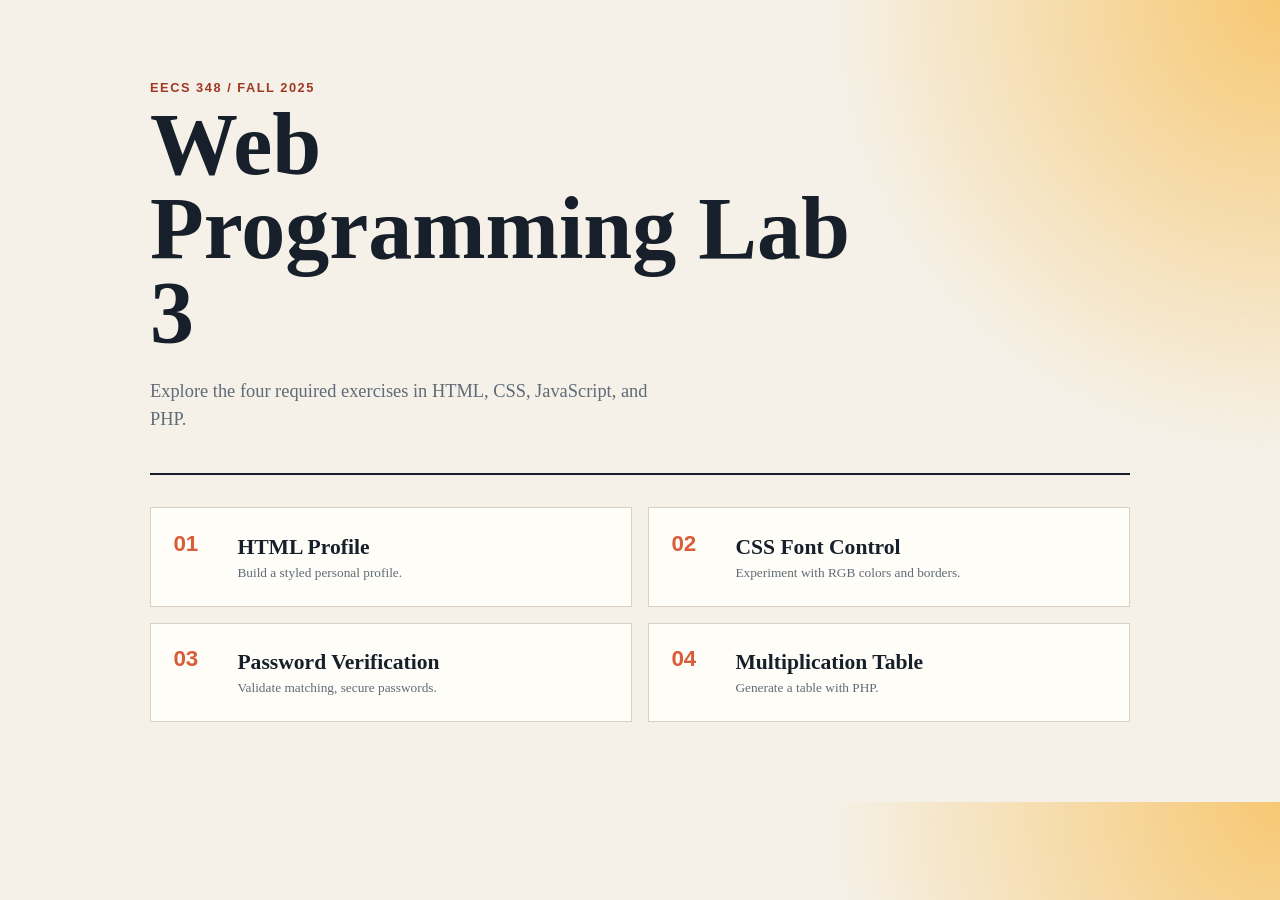
<file: index.html>
<!DOCTYPE html>
<html lang="en">
<head>
    <meta charset="UTF-8">
    <meta name="viewport" content="width=device-width, initial-scale=1.0">
    <title>EECS 348 Lab 3</title>
    <link rel="stylesheet" href="style.css">
</head>
<body>
    <main class="shell">
        <header class="hero">
            <p class="eyebrow">EECS 348 / Fall 2025</p>
            <h1>Web Programming Lab 3</h1>
            <p>Explore the four required exercises in HTML, CSS, JavaScript, and PHP.</p>
        </header>
        <section class="exercise-grid" aria-label="Lab exercises">
            <a class="exercise-link" href="practice1.html"><span>01</span><strong>HTML Profile</strong><small>Build a styled personal profile.</small></a>
            <a class="exercise-link" href="practice2.html"><span>02</span><strong>CSS Font Control</strong><small>Experiment with RGB colors and borders.</small></a>
            <a class="exercise-link" href="practice3.html"><span>03</span><strong>Password Verification</strong><small>Validate matching, secure passwords.</small></a>
            <a class="exercise-link" href="practice4.html"><span>04</span><strong>Multiplication Table</strong><small>Generate a table with PHP.</small></a>
        </section>
    </main>
</body>
</html>
</file>
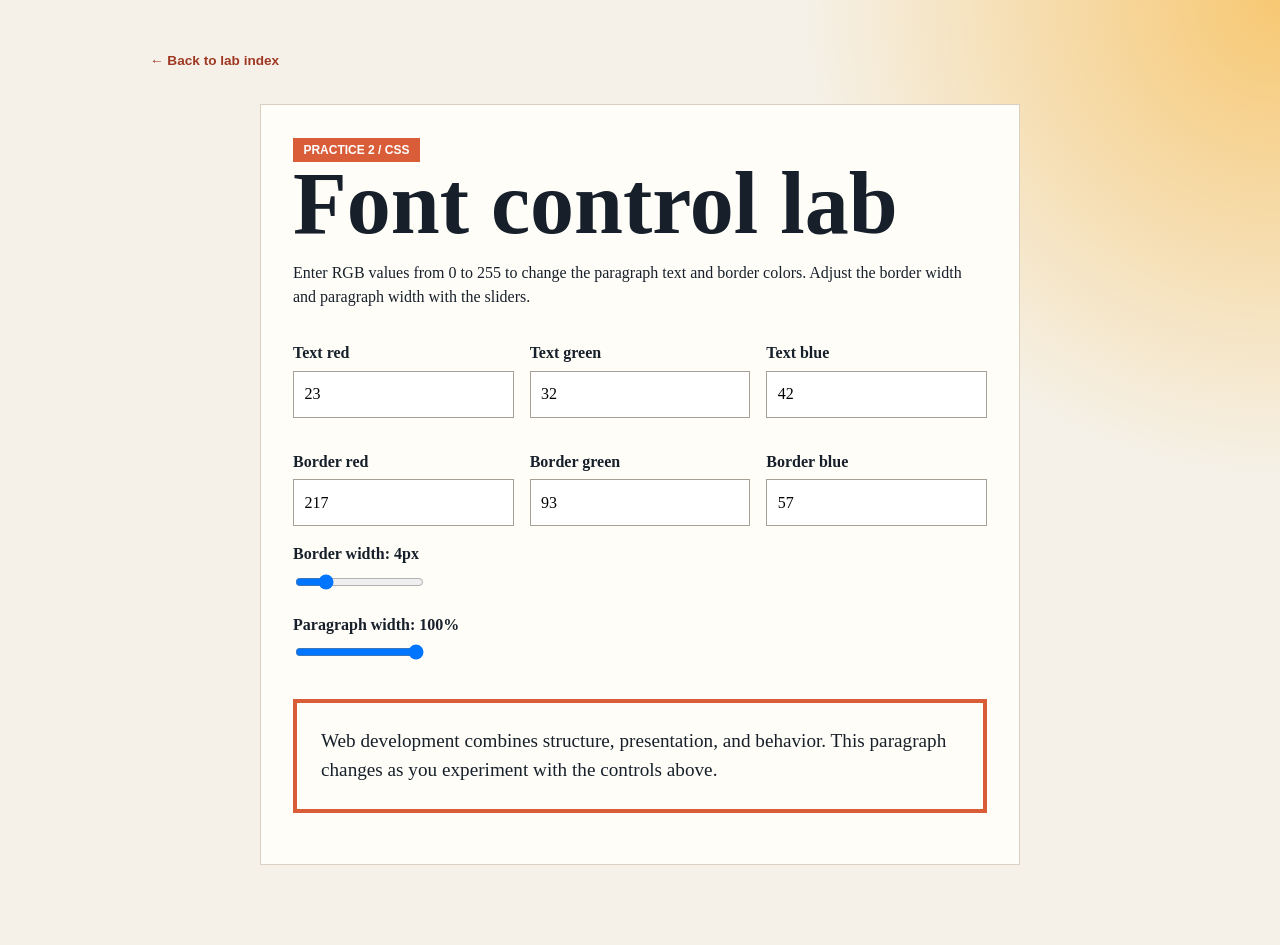
<file: practice2.html>
<!DOCTYPE html>
<html lang="en">
<head>
    <meta charset="UTF-8">
    <meta name="viewport" content="width=device-width, initial-scale=1.0">
    <title>CSS Font Control | EECS 348</title>
    <link rel="stylesheet" href="style.css">
</head>
<body>
    <main class="shell">
        <a class="back" href="index.html">&larr; Back to lab index</a>
        <section class="content panel">
            <span class="tag">Practice 2 / CSS</span>
            <h1>Font control lab</h1>
            <p>Enter RGB values from 0 to 255 to change the paragraph text and border colors. Adjust the border width and paragraph width with the sliders.</p>
            <div class="control-grid">
                <div><label for="text-red">Text red</label><input id="text-red" type="number" min="0" max="255" value="23"></div>
                <div><label for="text-green">Text green</label><input id="text-green" type="number" min="0" max="255" value="32"></div>
                <div><label for="text-blue">Text blue</label><input id="text-blue" type="number" min="0" max="255" value="42"></div>
                <div><label for="border-red">Border red</label><input id="border-red" type="number" min="0" max="255" value="217"></div>
                <div><label for="border-green">Border green</label><input id="border-green" type="number" min="0" max="255" value="93"></div>
                <div><label for="border-blue">Border blue</label><input id="border-blue" type="number" min="0" max="255" value="57"></div>
            </div>
            <label for="border-width">Border width: <output id="width-value">4</output>px</label>
            <input id="border-width" type="range" min="0" max="20" value="4">
            <label for="text-width">Paragraph width: <output id="text-width-value">100</output>%</label>
            <input id="text-width" type="range" min="40" max="100" value="100">
            <p id="demo-text" class="demo-text">Web development combines structure, presentation, and behavior. This paragraph changes as you experiment with the controls above.</p>
        </section>
    </main>
    <script>
        const controls = document.querySelectorAll('input[type="number"]');
        const text = document.querySelector('#demo-text');
        const width = document.querySelector('#border-width');
        const widthValue = document.querySelector('#width-value');
        const textWidth = document.querySelector('#text-width');
        const textWidthValue = document.querySelector('#text-width-value');
        const value = id => Math.max(0, Math.min(255, Number(document.querySelector(id).value) || 0));
        function updateDemo() {
            text.style.color = `rgb(${value('#text-red')}, ${value('#text-green')}, ${value('#text-blue')})`;
            text.style.borderColor = `rgb(${value('#border-red')}, ${value('#border-green')}, ${value('#border-blue')})`;
            text.style.borderWidth = `${width.value}px`;
            widthValue.value = width.value;
            widthValue.textContent = width.value;
            text.style.width = `${textWidth.value}%`;
            textWidthValue.value = textWidth.value;
            textWidthValue.textContent = textWidth.value;
        }
        controls.forEach(control => control.addEventListener('input', updateDemo));
        width.addEventListener('input', updateDemo);
        textWidth.addEventListener('input', updateDemo);
        updateDemo();
    </script>
</body>
</html>
</file>
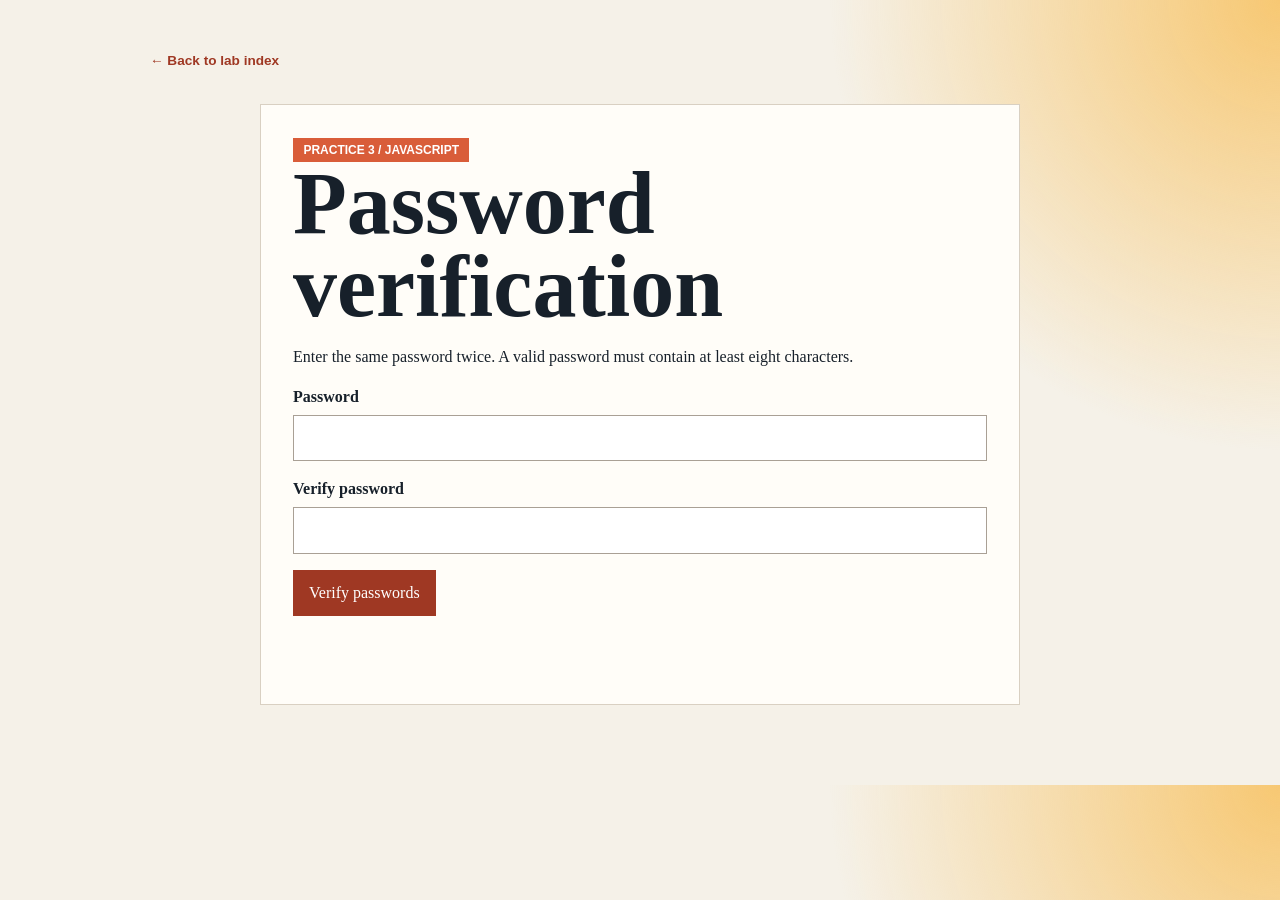
<file: practice3.html>
<!DOCTYPE html>
<html lang="en">
<head>
    <meta charset="UTF-8">
    <meta name="viewport" content="width=device-width, initial-scale=1.0">
    <title>Password Verification | EECS 348</title>
    <link rel="stylesheet" href="style.css">
</head>
<body>
    <main class="shell">
        <a class="back" href="index.html">&larr; Back to lab index</a>
        <section class="content panel">
            <span class="tag">Practice 3 / JavaScript</span>
            <h1>Password verification</h1>
            <p>Enter the same password twice. A valid password must contain at least eight characters.</p>
            <form id="password-form">
                <label for="password-one">Password</label>
                <input id="password-one" type="password" autocomplete="new-password" required>
                <label for="password-two">Verify password</label>
                <input id="password-two" type="password" autocomplete="new-password" required>
                <button type="submit">Verify passwords</button>
            </form>
            <p id="password-message" class="message" aria-live="polite"></p>
        </section>
    </main>
    <script>
        document.querySelector('#password-form').addEventListener('submit', event => {
            event.preventDefault();
            const first = document.querySelector('#password-one').value;
            const second = document.querySelector('#password-two').value;
            const message = document.querySelector('#password-message');
            if (first.length < 8) {
                message.textContent = 'The password must be at least eight characters long.';
                message.style.color = '#9f3823';
            } else if (first !== second) {
                message.textContent = 'The passwords do not match.';
                message.style.color = '#9f3823';
            } else {
                message.textContent = 'The passwords match.';
                message.style.color = '#28734a';
            }
        });
    </script>
</body>
</html>
</file>
<file: style.css>
:root {
    --ink: #17202a;
    --muted: #5f6b76;
    --paper: #f5f1e8;
    --panel: #fffdf8;
    --accent: #d95d39;
    --accent-dark: #9f3823;
    --line: #d9d0c2;
}

* { box-sizing: border-box; }
body {
    margin: 0;
    color: var(--ink);
    background: radial-gradient(circle at top right, #f7c873 0, transparent 30%), var(--paper);
    font-family: Georgia, "Times New Roman", serif;
    line-height: 1.5;
}
.shell { width: min(100% - 2rem, 980px); margin: 0 auto; padding: 3rem 0 5rem; }
.hero { border-bottom: 2px solid var(--ink); padding: 2rem 0 2.5rem; }
.eyebrow { margin: 0 0 .5rem; color: var(--accent-dark); font: 700 .8rem/1.2 Arial, sans-serif; letter-spacing: .12em; text-transform: uppercase; }
h1 { max-width: 700px; margin: 0; font-size: clamp(2.4rem, 7vw, 5.5rem); line-height: .95; }
.hero p:last-child { max-width: 520px; margin: 1.5rem 0 0; color: var(--muted); font-size: 1.15rem; }
.exercise-grid { display: grid; grid-template-columns: repeat(2, 1fr); gap: 1rem; margin-top: 2rem; }
.exercise-link { display: grid; grid-template-columns: 3rem 1fr; column-gap: 1rem; padding: 1.4rem; color: inherit; background: var(--panel); border: 1px solid var(--line); text-decoration: none; transition: transform .2s, border-color .2s; }
.exercise-link:hover, .exercise-link:focus-visible { transform: translateY(-4px); border-color: var(--accent); }
.exercise-link span { grid-row: span 2; color: var(--accent); font: 700 1.4rem Arial, sans-serif; }
.exercise-link strong { font-size: 1.35rem; }
.exercise-link small { color: var(--muted); }
.panel { padding: 2rem; background: var(--panel); border: 1px solid var(--line); }
.back { color: var(--accent-dark); font: 700 .85rem Arial, sans-serif; text-decoration: none; }
.content { max-width: 760px; margin: 2rem auto 0; }
.profile-layout { display: grid; grid-template-columns: 220px 1fr; gap: 2rem; align-items: start; }
.profile-photo { width: 100%; aspect-ratio: 1; object-fit: cover; border: 8px solid #ead9b7; }
.tag { display: inline-block; padding: .3rem .65rem; color: white; background: var(--accent); font: 700 .75rem Arial, sans-serif; text-transform: uppercase; }
label { display: block; margin: 1rem 0 .35rem; font-weight: 700; }
input, button { font: inherit; }
input[type="text"], input[type="password"], input[type="number"] { width: 100%; padding: .65rem; border: 1px solid #a9a095; }
button { margin-top: 1rem; padding: .7rem 1rem; color: white; background: var(--accent-dark); border: 0; cursor: pointer; }
button:hover { background: var(--accent); }
.control-grid { display: grid; grid-template-columns: repeat(3, 1fr); gap: 1rem; }
.demo-text { margin-top: 2rem; padding: 1.5rem; border: 4px solid #17202a; font-size: 1.2rem; }
.message { min-height: 1.5rem; margin-top: 1rem; font-weight: 700; }
.table-wrap { overflow-x: auto; }
table { width: 100%; border-collapse: collapse; text-align: center; }
th, td { min-width: 3.5rem; padding: .7rem; border: 1px solid var(--line); }
th { color: white; background: var(--accent-dark); }
td:first-child { color: var(--accent-dark); font-weight: 700; background: #f4e4c5; }
@media (max-width: 640px) { .exercise-grid, .profile-layout, .control-grid { grid-template-columns: 1fr; } .profile-photo { max-width: 220px; } .shell { padding-top: 1.5rem; } }
</file>
